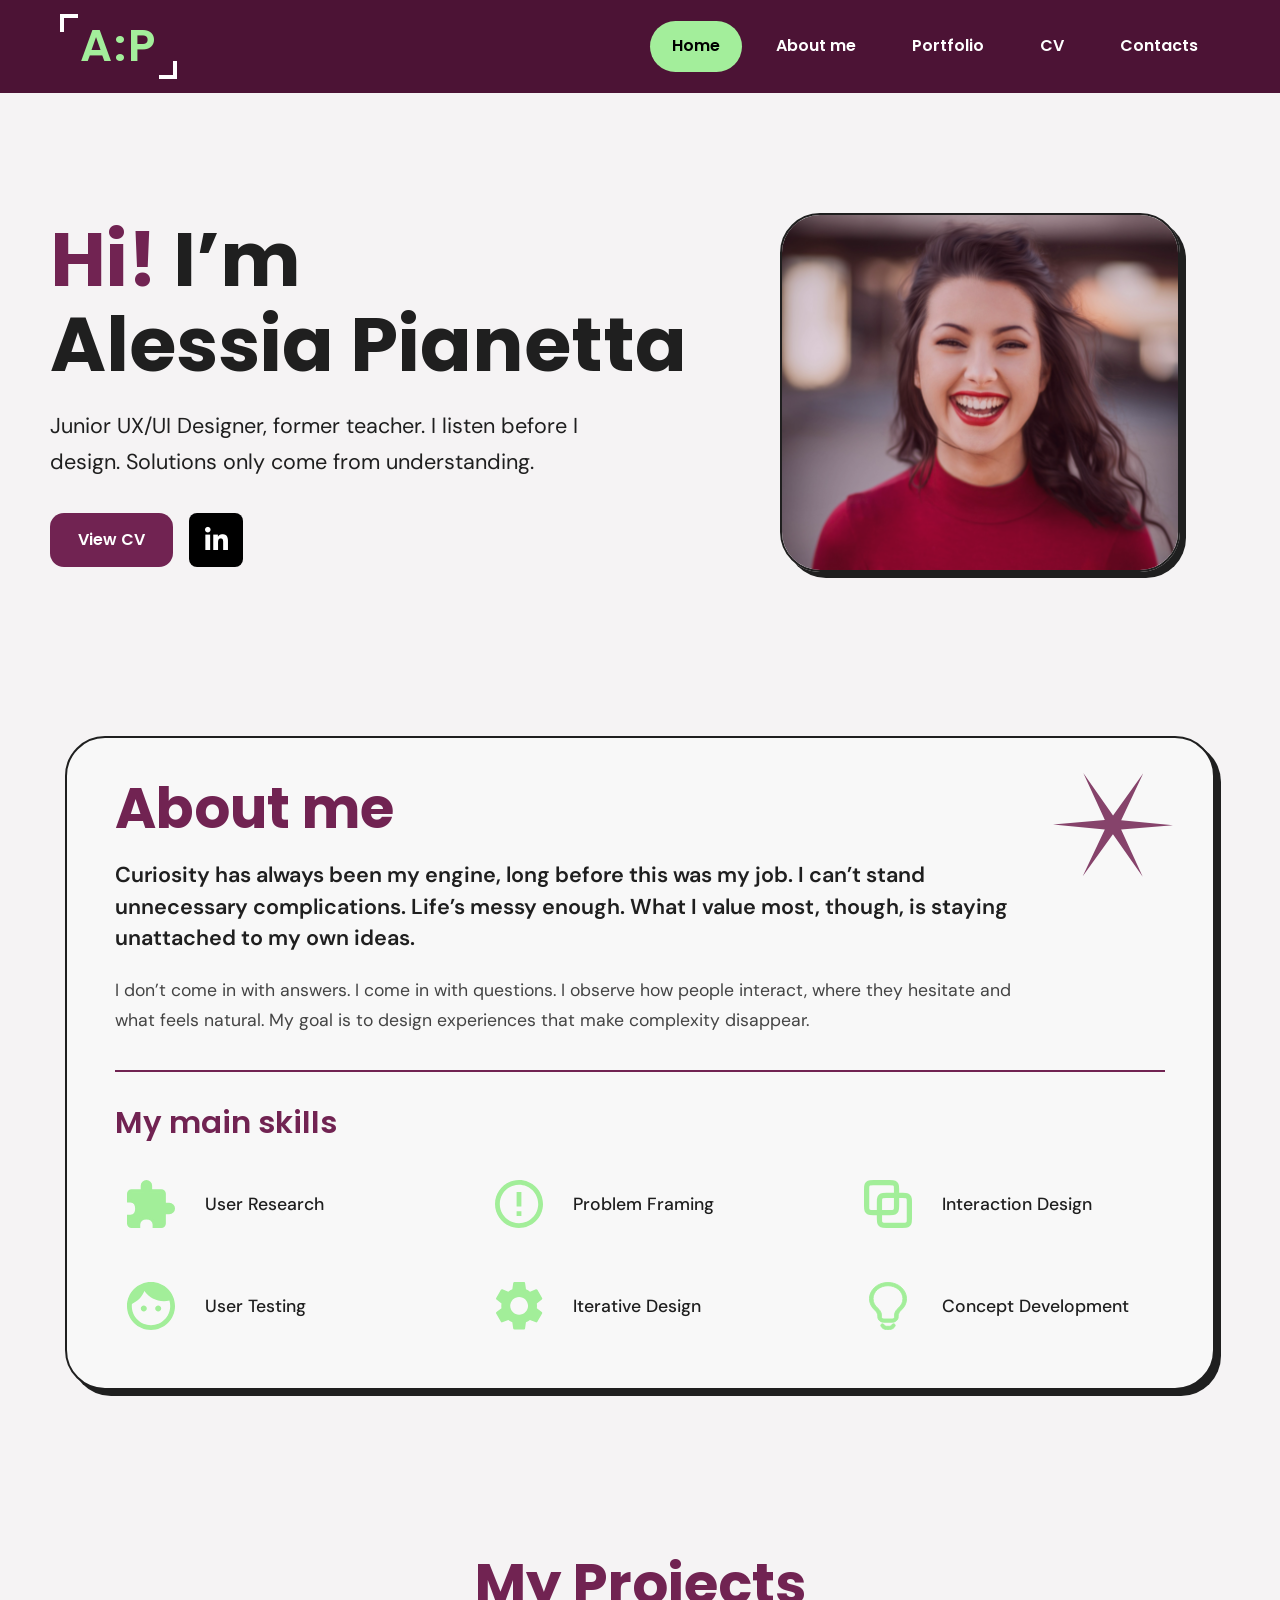
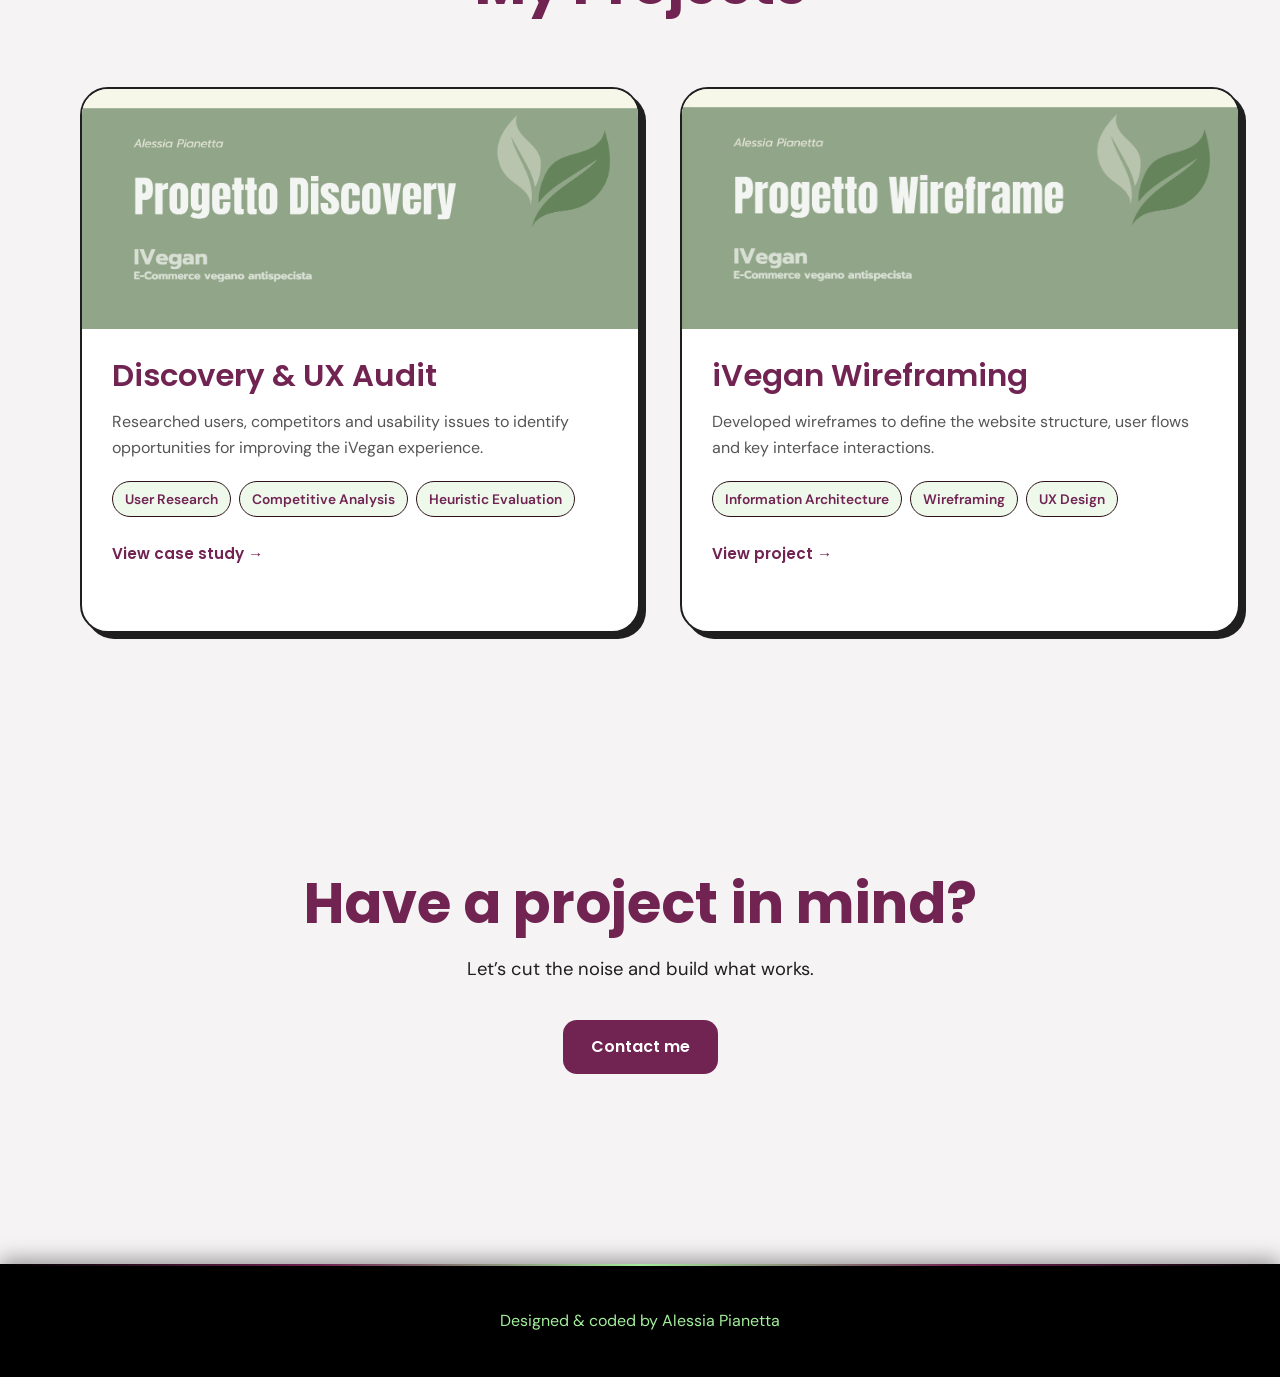
<file: index.html>
<!DOCTYPE html>
<html lang="en">
<head>
  <meta charset="UTF-8">
  <meta name="viewport" content="width=device-width, initial-scale=1.0">
  <title>Alessia Pianetta</title>

  <link rel="preconnect" href="https://fonts.googleapis.com">
  <link rel="preconnect" href="https://fonts.gstatic.com" crossorigin>
  <link href="https://fonts.googleapis.com/css2?family=DM+Sans:wght@300;400;500;600;700&family=Poppins:wght@500;600;700&display=swap" rel="stylesheet">
  <link rel="stylesheet" href="https://cdnjs.cloudflare.com/ajax/libs/font-awesome/6.5.1/css/all.min.css">
  <link rel="icon" href="assets/images/favicon.png">
  <link href="https://cdn.jsdelivr.net/npm/bootstrap@5.3.3/dist/css/bootstrap.min.css" rel="stylesheet">
  <link rel="stylesheet" href="assets/css/style.css?v=4">
</head>

<body>
  <nav class="navbar navbar-expand-md" data-bs-theme="dark" aria-label="Main navigation">
  <a href="index.html" class="logo" aria-label="Alessia Pianetta home">
    <span class="corner top-left"></span>
    <span class="corner bottom-right"></span>
    <span class="logo-text">A:P</span>
  </a>

  <button class="navbar-toggler" type="button" data-bs-toggle="collapse"
    data-bs-target="#primary-navigation" aria-controls="primary-navigation"
    aria-expanded="false" aria-label="Open navigation menu">
    <span class="navbar-toggler-icon"></span>
  </button>

  <div class="collapse navbar-collapse justify-content-end" id="primary-navigation">
    <div class="nav-links">
      <a class="nav-link active" href="#home">Home</a>
      <a class="nav-link" href="#about">About me</a>
      <a class="nav-link" href="#projects">Portfolio</a>
      <a class="nav-link" href="Cv.html">CV</a>
      <a class="nav-link" href="contacts.html">Contacts</a>
    </div>
  </div>
 </nav>


  <main>
    <section class="hero" id="home">
      <div class="hero-text">
        <h1 class="hero-title">
         <span class="hero-greeting">Hi!</span>
         I&rsquo;m <span class="hero-name">Alessia Pianetta</span>
        </h1>

        <p>
          Junior UX/UI Designer, former teacher. I listen before I design. Solutions only come from understanding.
        </p>

        <div class="hero-actions">
          <a href="Cv.html" class="button button-primary">View CV</a>
          <a href="https://www.linkedin.com/in/alessia-pianetta/" target="_blank" rel="noopener noreferrer" class="linkedin-link" aria-label="LinkedIn profile">
            <i class="fa-brands fa-linkedin-in"></i>
          </a>
        </div>
      </div>

      <div class="hero-image">
        <img src="assets/images/fotohero.svg" alt="Alessia profile picture">
      </div>
    </section>
    

    <section class="about" id="about">
      <div class="about-box">
        <img src="assets/images/Redstar.svg" alt="" class="about-star" aria-hidden="true">

        <h2>About me</h2>

        <p class="about-highlight">
          Curiosity has always been my engine, long before this was my job. I can&rsquo;t stand unnecessary complications. Life&rsquo;s messy enough. What I value most, though, is staying unattached to my own ideas.
        </p>

        <p class="about-description">
          I don&rsquo;t come in with answers. I come in with questions. I observe how people interact, where they hesitate and what feels natural. My goal is to design experiences that make complexity disappear.
        </p>

        <div class="about-divider"></div>

        <h3>My main skills</h3>

        <div class="skills-grid">
          <div class="skill-item">
            <div class="skill-icon">
              <img src="assets/images/iconuserreasearch.svg" alt="">
            </div>
            <p>User Research</p>
          </div>

          <div class="skill-item">
            <div class="skill-icon">
              <img src="assets/images/iconproblemframing.svg" alt="">
            </div>
            <p>Problem Framing</p>
          </div>

          <div class="skill-item">
            <div class="skill-icon">
              <img src="assets/images/iconinteractiondesign.svg" alt="">
            </div>
            <p>Interaction Design</p>
          </div>

          <div class="skill-item">
            <div class="skill-icon">
              <img src="assets/images/iconusertesting.svg" alt="">
            </div>
            <p>User Testing</p>
          </div>

          <div class="skill-item">
            <div class="skill-icon">
              <img src="assets/images/iconiterativedesign.svg" alt="">
            </div>
            <p>Iterative Design</p>
          </div>

          <div class="skill-item">
            <div class="skill-icon">
              <img src="assets/images/iconconceptdevelopment.svg" alt="">
            </div>
            <p>Concept Development</p>
          </div>
        </div>
      </div>
    </section>

    <section class="projects" id="projects">
      <h2 class="projects-title">My Projects</h2>

      <div class="projects-track">
        <a href="assets/project-pages/ivegan-discovery.html" class="project-card">
          <img src="assets/images/ivegan-discovery-cover.jpg" alt="Discovery and UX Audit cover">
          <div class="project-info">
            <h3>Discovery &amp; UX Audit</h3>
            <p>
              Researched users, competitors and usability issues to identify opportunities for improving the iVegan experience.
            </p>
            <div class="project-tags">
              <span>User Research</span>
              <span>Competitive Analysis</span>
              <span>Heuristic Evaluation</span>
            </div>
            <span class="project-link">View case study &rarr;</span>
          </div>
        </a>

        <a href="assets/project-pages/ivegan-wireframing.html" class="project-card">
          <img src="assets/images/ivegan-redesign-cover.jpg" alt="iVegan Wireframing cover">
          <div class="project-info">
            <h3>iVegan Wireframing</h3>
            <p>
              Developed wireframes to define the website structure, user flows and key interface interactions.
            </p>
            <div class="project-tags">
              <span>Information Architecture</span>
              <span>Wireframing</span>
              <span>UX Design</span>
            </div>
            <span class="project-link">View project &rarr;</span>
          </div>
        </a>

        <a href="assets/project-pages/scientific-magazine.html" class="project-card">
          <img src="assets/images/science-brand-cover.jpg" alt="Scientific Magazine Brand Identity cover">
          <div class="project-info">
            <h3>Scientific Magazine Brand Identity</h3>
            <p>
              Designed the complete visual identity of a scientific magazine, including logo, colour palette and brand system.
            </p>
            <div class="project-tags">
              <span>Brand Identity</span>
              <span>Logo Design</span>
              <span>Visual Design</span>
            </div>
            <span class="project-link">View project &rarr;</span>
          </div>
        </a>

        <a href="assets/project-pages/ivegan-ui.html" class="project-card">
          <img src="assets/images/ivegan-ui-redesign-cover.jpg" alt="iVegan UI Redesign cover">
          <div class="project-info">
            <h3>iVegan UI Redesign</h3>
            <p>
              Redesigned the visual interface to improve usability, hierarchy and the overall user experience.
            </p>
            <div class="project-tags">
              <span>UI Design</span>
              <span>Visual Hierarchy</span>
              <span>Interface Redesign</span>
            </div>
            <span class="project-link">View project &rarr;</span>
          </div>
        </a>
      </div>
    </section>

    <section class="cta">
      <h2>Have a project in mind?</h2>
      <p>Let&rsquo;s cut the noise and build what works.

 </p>
      <a href="contacts.html" class="button button-primary">Contact me</a>
    </section>
  </main>

  <footer>
    <p>Designed &amp; coded by Alessia Pianetta</p>
  </footer>

<!-- 
  <script>
  const sections = document.querySelectorAll("section[id]");
  const navLinks = document.querySelectorAll(".nav-link");

  window.addEventListener("scroll", () => {
    let currentSection = "";

    sections.forEach((section) => {
      const sectionTop = section.offsetTop - 150;

      if (window.scrollY >= sectionTop) {
        currentSection = section.getAttribute("id");
      }
    });

    navLinks.forEach((link) => {
      link.classList.toggle("active", link.getAttribute("href") === "#" + currentSection);
    });
  });
 </script>
-->
  
  <script src="https://cdn.jsdelivr.net/npm/bootstrap@5.3.3/dist/js/bootstrap.bundle.min.js"></script>

 </body>
</html>
</file>
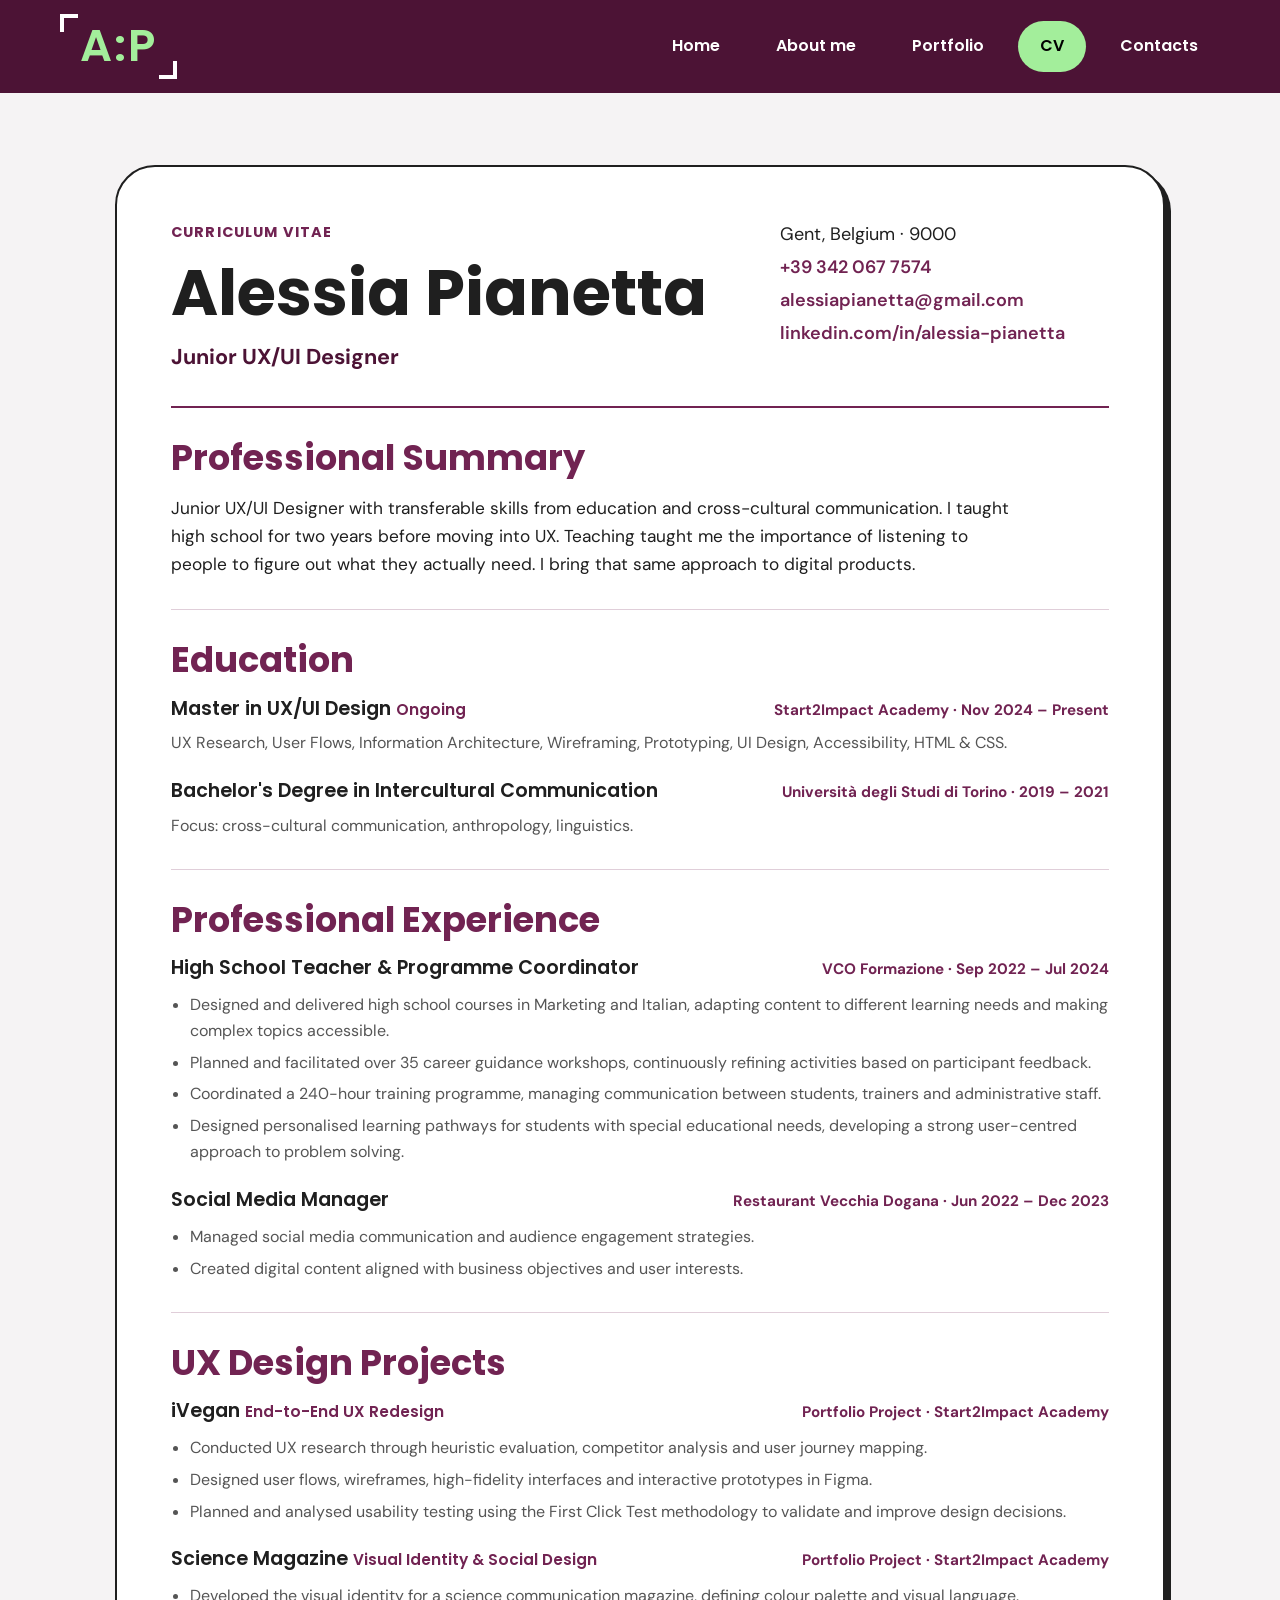
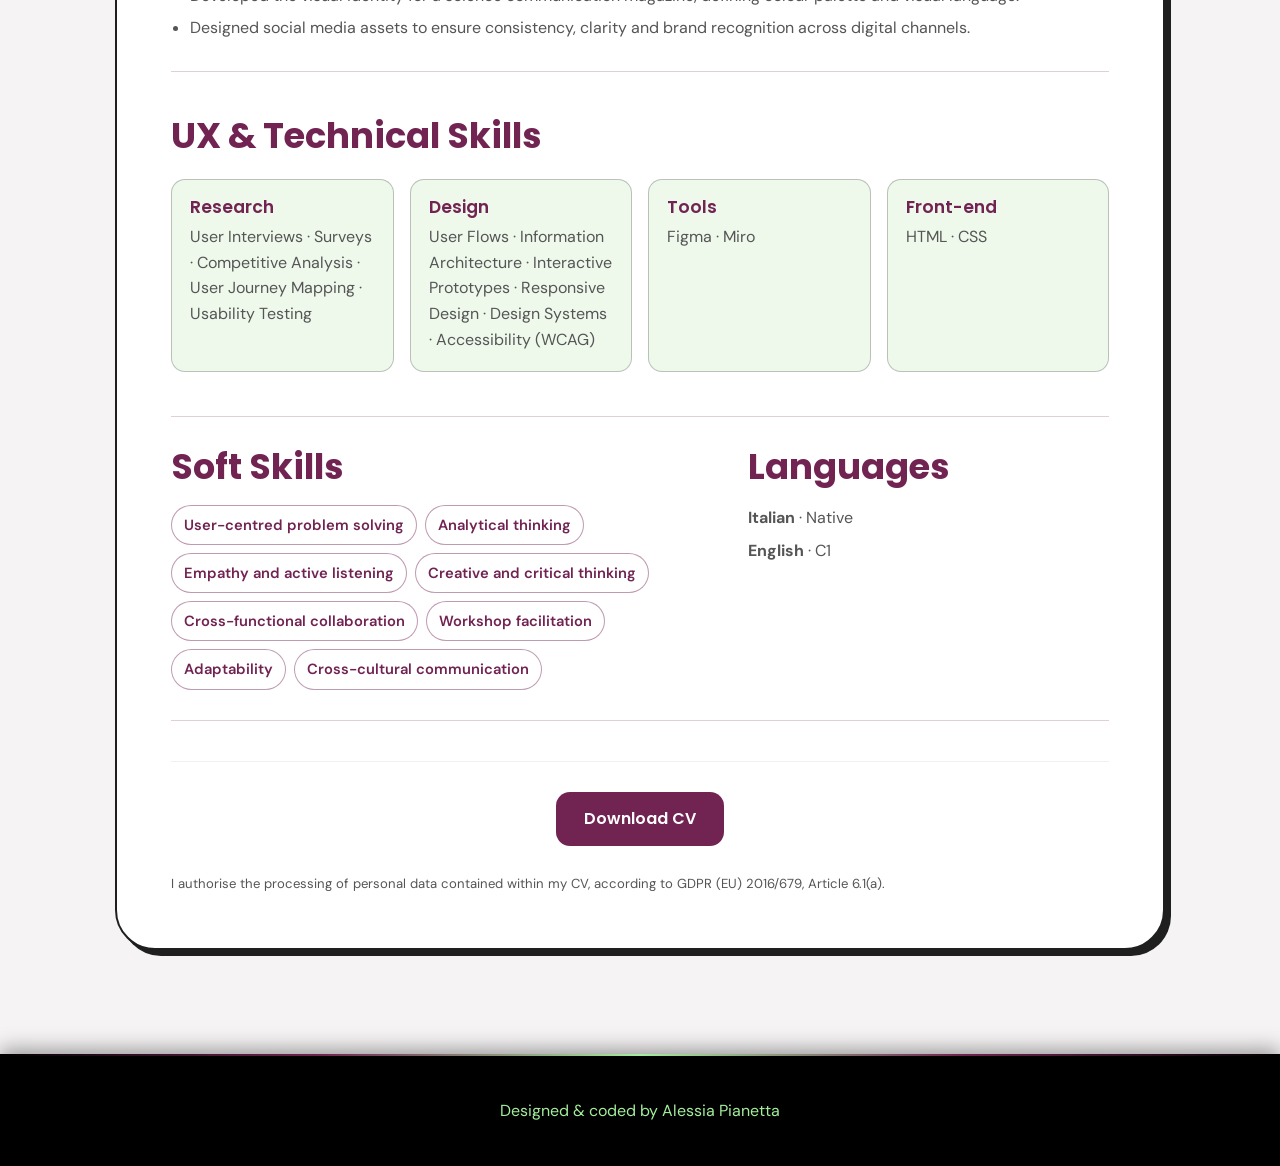
<file: Cv.html>
<!DOCTYPE html>
<html lang="en">
<head>
  <meta charset="UTF-8">
  <meta name="viewport" content="width=device-width, initial-scale=1.0">
  <title>CV | Alessia Pianetta</title>

  <link rel="preconnect" href="https://fonts.googleapis.com">
  <link rel="preconnect" href="https://fonts.gstatic.com" crossorigin>
  <link href="https://fonts.googleapis.com/css2?family=DM+Sans:wght@300;400;500;600;700&family=Poppins:wght@500;600;700&display=swap" rel="stylesheet">

  <link rel="icon" href="assets/images/favicon.png">
  <link href="https://cdn.jsdelivr.net/npm/bootstrap@5.3.3/dist/css/bootstrap.min.css" rel="stylesheet">
  <link rel="stylesheet" href="assets/css/style.css?v=4">
</head>

<body>
  <nav class="navbar navbar-expand-md" data-bs-theme="dark" aria-label="Main navigation">
    <a href="index.html" class="logo" aria-label="Alessia Pianetta home">
      <span class="corner top-left"></span>
      <span class="corner bottom-right"></span>
      <span class="logo-text">A:P</span>
    </a>

    <button
      class="navbar-toggler"
      type="button"
      data-bs-toggle="collapse"
      data-bs-target="#primary-navigation"
      aria-controls="primary-navigation"
      aria-expanded="false"
      aria-label="Open navigation menu"
    >
      <span class="navbar-toggler-icon"></span>
    </button>

    <div class="collapse navbar-collapse justify-content-end" id="primary-navigation">
      <div class="nav-links">
        <a class="nav-link" href="index.html#home">Home</a>
        <a class="nav-link" href="index.html#about">About me</a>
        <a class="nav-link" href="index.html#projects">Portfolio</a>
        <a class="nav-link active" href="Cv.html">CV</a>
        <a class="nav-link" href="contacts.html">Contacts</a>
      </div>
    </div>
  </nav>

  <main class="cv-page">
    <article class="cv">
      <header class="cv-header">
        <div>
          <p class="cv-kicker">Curriculum Vitae</p>
          <h1>Alessia Pianetta</h1>
          <p class="cv-role">Junior UX/UI Designer</p>
        </div>

        <address class="cv-contact">
          <span>Gent, Belgium · 9000</span>
          <a href="tel:+393420677574">+39 342 067 7574</a>
          <a href="mailto:alessiapianetta@gmail.com">alessiapianetta@gmail.com</a>
          <a href="https://www.linkedin.com/in/alessia-pianetta/" target="_blank" rel="noopener noreferrer">
            linkedin.com/in/alessia-pianetta
          </a>
        </address>
      </header>

      <section class="cv-section">
        <h2>Professional Summary</h2>
        <p class="cv-summary">
          Junior UX/UI Designer with transferable skills from education and cross-cultural communication.
          I taught high school for two years before moving into UX. Teaching taught me the importance
          of listening to people to figure out what they actually need. I bring that same approach to digital products.
        </p>
      </section>

      <section class="cv-section">
        <h2>Education</h2>

        <div class="cv-entry">
          <div class="cv-entry-header">
            <h3>Master in UX/UI Design <span>Ongoing</span></h3>
            <p>Start2Impact Academy · Nov 2024 – Present</p>
          </div>
          <p>UX Research, User Flows, Information Architecture, Wireframing, Prototyping, UI Design, Accessibility, HTML &amp; CSS.</p>
        </div>

        <div class="cv-entry">
          <div class="cv-entry-header">
            <h3>Bachelor's Degree in Intercultural Communication</h3>
            <p>Università degli Studi di Torino · 2019 – 2021</p>
          </div>
          <p>Focus: cross-cultural communication, anthropology, linguistics.</p>
        </div>
      </section>

      <section class="cv-section">
        <h2>Professional Experience</h2>

        <div class="cv-entry">
          <div class="cv-entry-header">
            <h3>High School Teacher &amp; Programme Coordinator</h3>
            <p>VCO Formazione · Sep 2022 – Jul 2024</p>
          </div>

          <ul>
            <li>Designed and delivered high school courses in Marketing and Italian, adapting content to different learning needs and making complex topics accessible.</li>
            <li>Planned and facilitated over 35 career guidance workshops, continuously refining activities based on participant feedback.</li>
            <li>Coordinated a 240-hour training programme, managing communication between students, trainers and administrative staff.</li>
            <li>Designed personalised learning pathways for students with special educational needs, developing a strong user-centred approach to problem solving.</li>
          </ul>
        </div>

        <div class="cv-entry">
          <div class="cv-entry-header">
            <h3>Social Media Manager</h3>
            <p>Restaurant Vecchia Dogana · Jun 2022 – Dec 2023</p>
          </div>

          <ul>
            <li>Managed social media communication and audience engagement strategies.</li>
            <li>Created digital content aligned with business objectives and user interests.</li>
          </ul>
        </div>
      </section>

      <section class="cv-section">
        <h2>UX Design Projects</h2>

        <div class="cv-entry">
          <div class="cv-entry-header">
            <h3>iVegan <span>End-to-End UX Redesign</span></h3>
            <p>Portfolio Project · Start2Impact Academy</p>
          </div>

          <ul>
            <li>Conducted UX research through heuristic evaluation, competitor analysis and user journey mapping.</li>
            <li>Designed user flows, wireframes, high-fidelity interfaces and interactive prototypes in Figma.</li>
            <li>Planned and analysed usability testing using the First Click Test methodology to validate and improve design decisions.</li>
          </ul>
        </div>

        <div class="cv-entry">
          <div class="cv-entry-header">
            <h3>Science Magazine <span>Visual Identity &amp; Social Design</span></h3>
            <p>Portfolio Project · Start2Impact Academy</p>
          </div>

          <ul>
            <li>Developed the visual identity for a science communication magazine, defining colour palette and visual language.</li>
            <li>Designed social media assets to ensure consistency, clarity and brand recognition across digital channels.</li>
          </ul>
        </div>
      </section>

      <section class="cv-section cv-skills-section">
        <h2>UX &amp; Technical Skills</h2>

        <div class="row g-3">
          <div class="col-12 col-md-6 col-lg-3">
            <div class="cv-skill-group h-100">
              <h3>Research</h3>
              <p>User Interviews · Surveys · Competitive Analysis · User Journey Mapping · Usability Testing</p>
            </div>
          </div>

          <div class="col-12 col-md-6 col-lg-3">
            <div class="cv-skill-group h-100">
              <h3>Design</h3>
              <p>User Flows · Information Architecture · Interactive Prototypes · Responsive Design · Design Systems · Accessibility (WCAG)</p>
            </div>
          </div>

          <div class="col-12 col-md-6 col-lg-3">
            <div class="cv-skill-group h-100">
              <h3>Tools</h3>
              <p>Figma · Miro</p>
            </div>
          </div>

          <div class="col-12 col-md-6 col-lg-3">
            <div class="cv-skill-group h-100">
              <h3>Front-end</h3>
              <p>HTML · CSS</p>
            </div>
          </div>
        </div>
      </section>

      <section class="cv-section cv-two-columns">
        <div>
          <h2>Soft Skills</h2>

          <div class="cv-tags">
            <span>User-centred problem solving</span>
            <span>Analytical thinking</span>
            <span>Empathy and active listening</span>
            <span>Creative and critical thinking</span>
            <span>Cross-functional collaboration</span>
            <span>Workshop facilitation</span>
            <span>Adaptability</span>
            <span>Cross-cultural communication</span>
          </div>
        </div>

        <div>
          <h2>Languages</h2>

          <div class="cv-language-list">
            <p><strong>Italian</strong> · Native</p>
            <p><strong>English</strong> · C1</p>
          </div>
        </div>
      </section>
      <div class="cv-download-wrapper">
       <a href="assets/documents/cv-alessia-pianetta.pdf" download class="button button-primary">
       Download CV
       </a>
      </div>

      <p class="cv-gdpr">
        I authorise the processing of personal data contained within my CV,
        according to GDPR (EU) 2016/679, Article 6.1(a).
      </p>
    </article>
  </main>

  <footer>
    <p>Designed &amp; coded by Alessia Pianetta</p>
  </footer>

  <script src="https://cdn.jsdelivr.net/npm/bootstrap@5.3.3/dist/js/bootstrap.bundle.min.js"></script>
</body>
</html>
</file>
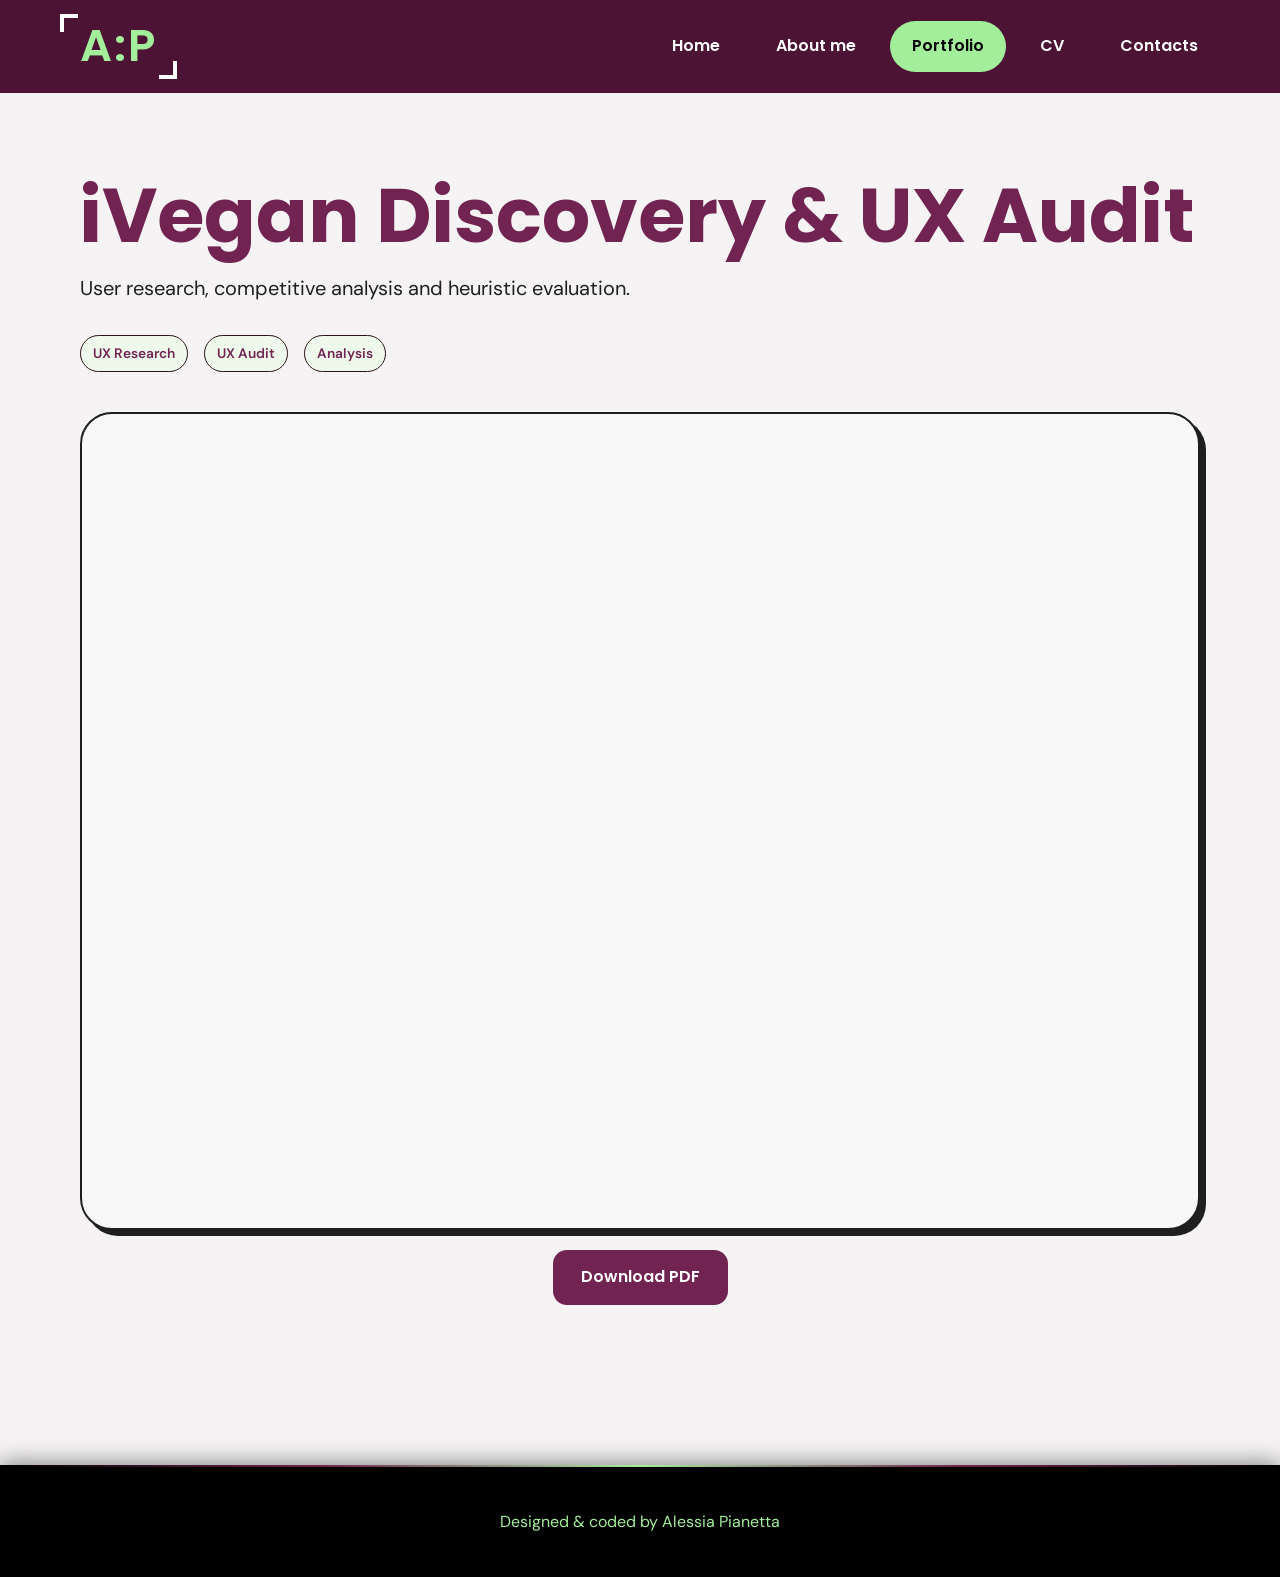
<file: assets/project-pages/ivegan-discovery.html>
<!DOCTYPE html>
<html lang="en">
<head>
  <meta charset="UTF-8">
  <meta name="viewport" content="width=device-width, initial-scale=1.0">
  <title>iVegan Discovery & UX Audit | Alessia Pianetta</title>

  <link rel="preconnect" href="https://fonts.googleapis.com">
  <link rel="preconnect" href="https://fonts.gstatic.com" crossorigin>
  <link href="https://fonts.googleapis.com/css2?family=DM+Sans:wght@300;400;500;600;700&family=Poppins:wght@500;600;700&display=swap" rel="stylesheet">
  <link rel="icon" href="../images/favicon.png">
  <link href="https://cdn.jsdelivr.net/npm/bootstrap@5.3.3/dist/css/bootstrap.min.css" rel="stylesheet">
  <link rel="stylesheet" href="../css/style.css?v=4">
</head>

<body>
  <nav class="navbar navbar-expand-md" data-bs-theme="dark" aria-label="Main navigation">
    <a href="../../index.html" class="logo" aria-label="Alessia Pianetta home">
      <span class="corner top-left"></span>
      <span class="corner bottom-right"></span>
      <span class="logo-text">A:P</span>
    </a>

    <button class="navbar-toggler" type="button"
      data-bs-toggle="collapse"
      data-bs-target="#primary-navigation"
      aria-controls="primary-navigation"
      aria-expanded="false"
      aria-label="Open navigation menu">
      <span class="navbar-toggler-icon"></span>
    </button>

    <div class="collapse navbar-collapse justify-content-end" id="primary-navigation">
      <div class="nav-links">
        <a class="nav-link" href="../../index.html#home">Home</a>
        <a class="nav-link" href="../../index.html#about">About me</a>
        <a class="nav-link active" href="../../index.html#projects">Portfolio</a>
        <a class="nav-link" href="../../Cv.html">CV</a>
        <a class="nav-link" href="../../contacts.html">Contacts</a>
      </div>
    </div>
  </nav>

  <main class="project-page">
    <header class="project-header">
      <h1>iVegan Discovery &amp; UX Audit</h1>
      <p class="project-subtitle">
        User research, competitive analysis and heuristic evaluation.
      </p>

      <div class="project-details">
        <span class="project-tag">UX Research</span>
        <span class="project-tag">UX Audit</span>
        <span class="project-tag">Analysis</span>
      </div>
    </header>

    <section class="pdf-container">
      <iframe
        src="../../assets/projects/ivegan-discovery.pdf"
        title="iVegan Discovery and UX Audit PDF">
      </iframe>
    </section>

    <section style="margin-top: 20px; text-align: center;">
      <a class="button button-primary"
        href="../../assets/projects/ivegan-discovery.pdf"
        download>
        Download PDF
      </a>
    </section>
  </main>

  <footer>
    <p>Designed &amp; coded by Alessia Pianetta</p>
  </footer>

  <script src="https://cdn.jsdelivr.net/npm/bootstrap@5.3.3/dist/js/bootstrap.bundle.min.js"></script>
</body>
</html>
</file>
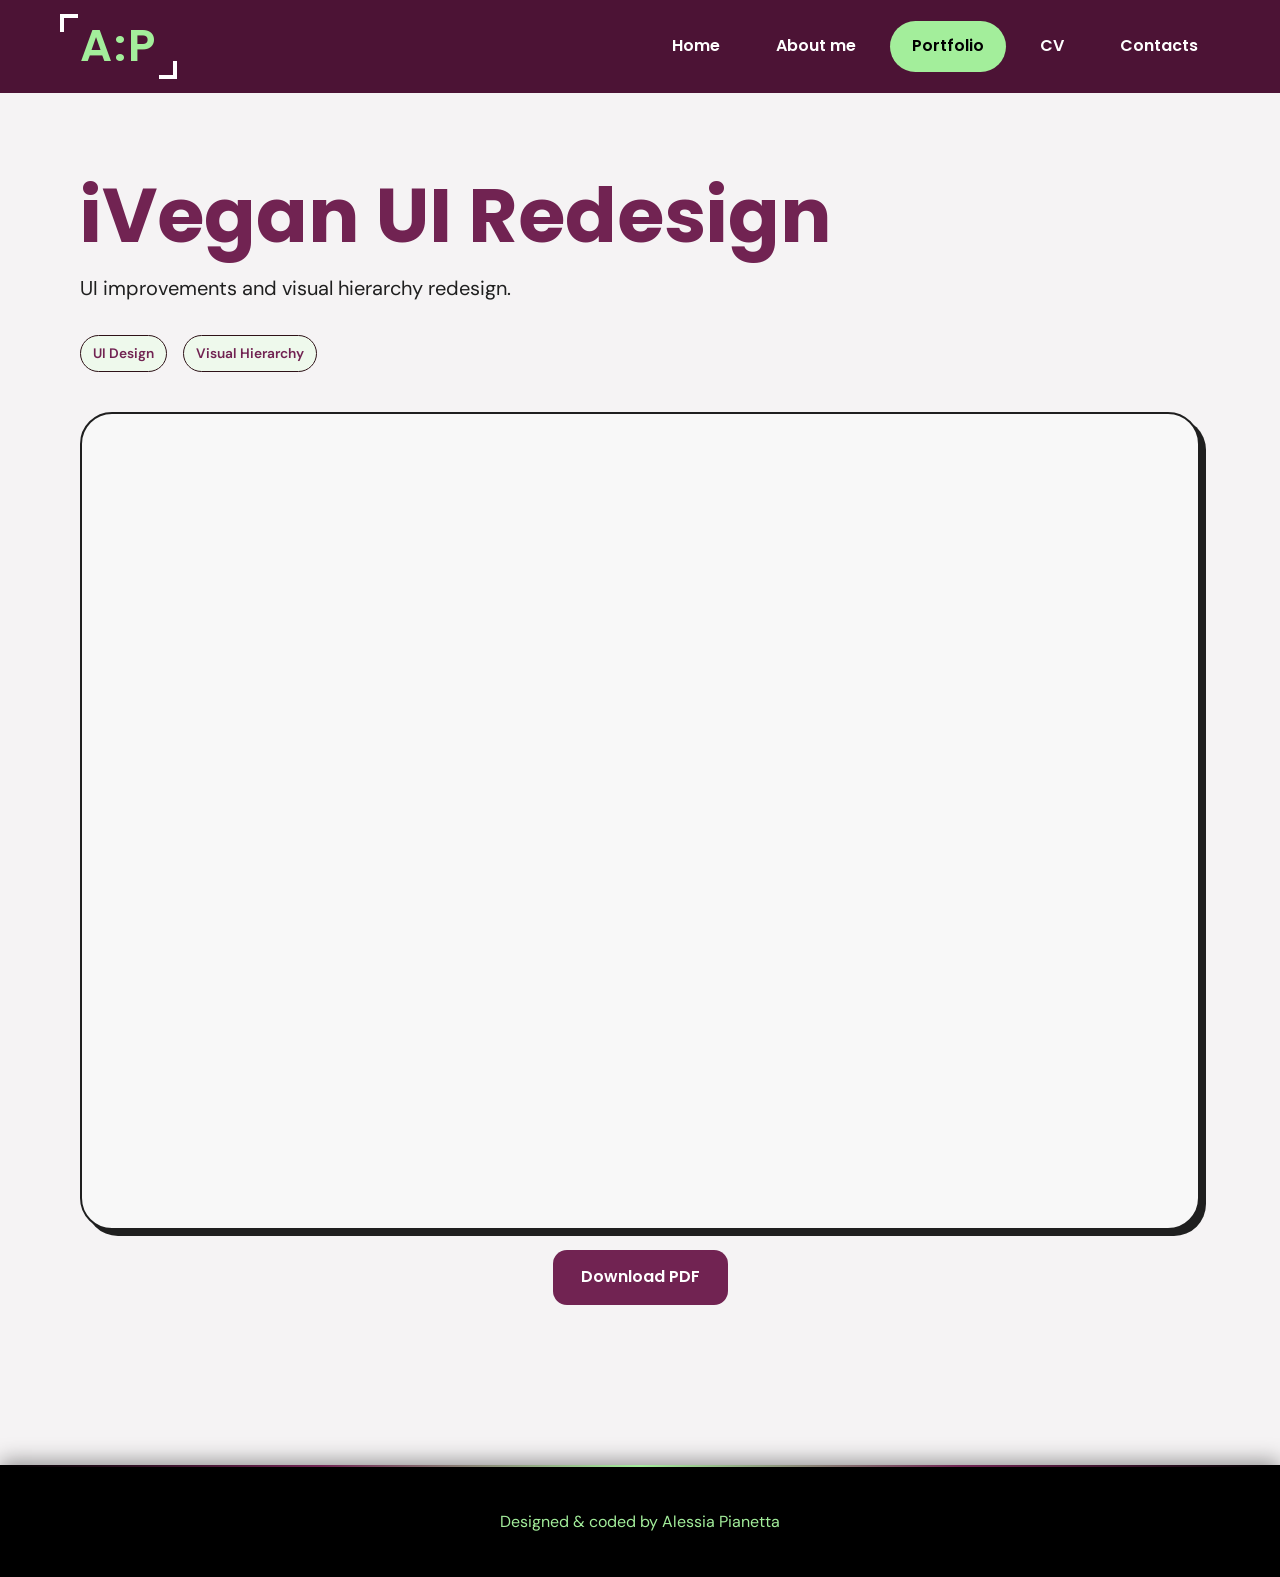
<file: assets/project-pages/ivegan-ui.html>
<!DOCTYPE html>
<html lang="en">
<head>
  <meta charset="UTF-8">
  <meta name="viewport" content="width=device-width, initial-scale=1.0">
  <title>iVegan UI Redesign | Alessia Pianetta</title>

  <link rel="preconnect" href="https://fonts.googleapis.com">
  <link rel="preconnect" href="https://fonts.gstatic.com" crossorigin>
  <link href="https://fonts.googleapis.com/css2?family=DM+Sans:wght@300;400;500;600;700&family=Poppins:wght@500;600;700&display=swap" rel="stylesheet">
  <link rel="icon" href="../images/favicon.png">
  <link href="https://cdn.jsdelivr.net/npm/bootstrap@5.3.3/dist/css/bootstrap.min.css" rel="stylesheet">
  <link rel="stylesheet" href="../css/style.css?v=4">
</head>

<body>
  <nav class="navbar navbar-expand-md" data-bs-theme="dark" aria-label="Main navigation">
    <a href="../../index.html" class="logo" aria-label="Alessia Pianetta home">
      <span class="corner top-left"></span>
      <span class="corner bottom-right"></span>
      <span class="logo-text">A:P</span>
    </a>

    <button class="navbar-toggler" type="button"
      data-bs-toggle="collapse"
      data-bs-target="#primary-navigation"
      aria-controls="primary-navigation"
      aria-expanded="false"
      aria-label="Open navigation menu">
      <span class="navbar-toggler-icon"></span>
    </button>

    <div class="collapse navbar-collapse justify-content-end" id="primary-navigation">
      <div class="nav-links">
        <a class="nav-link" href="../../index.html#home">Home</a>
        <a class="nav-link" href="../../index.html#about">About me</a>
        <a class="nav-link active" href="../../index.html#projects">Portfolio</a>
        <a class="nav-link" href="../../Cv.html">CV</a>
        <a class="nav-link" href="../../contacts.html">Contacts</a>
      </div>
    </div>
  </nav>

  <main class="project-page">
    <header class="project-header">
      <h1>iVegan UI Redesign</h1>
      <p class="project-subtitle">
        UI improvements and visual hierarchy redesign.
      </p>

      <div class="project-details">
        <span class="project-tag">UI Design</span>
        <span class="project-tag">Visual Hierarchy</span>
      </div>
    </header>

    <section class="pdf-container">
      <iframe
        src="../../assets/projects/Ivegan-UI-redesign.pdf"
        title="iVegan UI Redesign PDF">
      </iframe>
    </section>

    <section style="margin-top: 20px; text-align: center;">
      <a class="button button-primary"
        href="../../assets/projects/Ivegan-UI-redesign.pdf"
        download>
        Download PDF
      </a>
    </section>
  </main>

  <footer>
    <p>Designed &amp; coded by Alessia Pianetta</p>
  </footer>

  <script src="https://cdn.jsdelivr.net/npm/bootstrap@5.3.3/dist/js/bootstrap.bundle.min.js"></script>
</body>
</html>
</file>
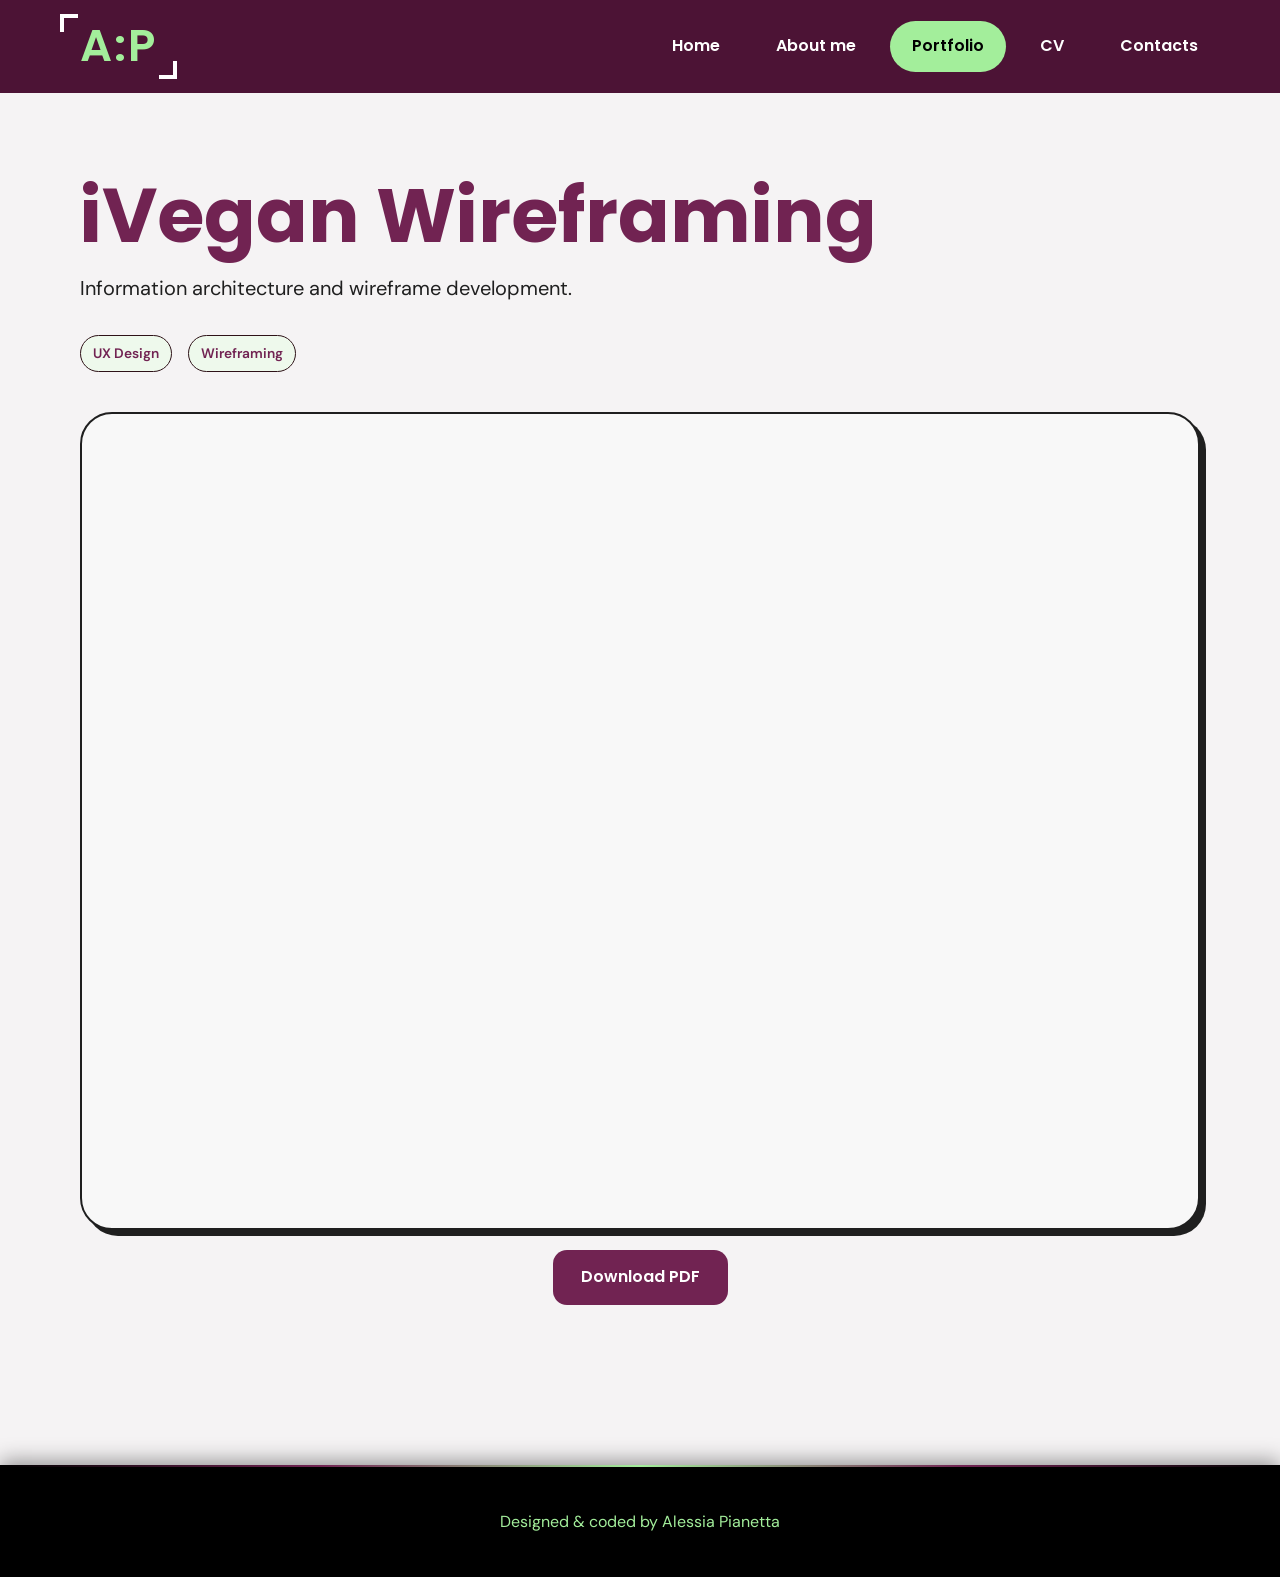
<file: assets/project-pages/ivegan-wireframing.html>
<!DOCTYPE html>
<html lang="en">
<head>
  <meta charset="UTF-8">
  <meta name="viewport" content="width=device-width, initial-scale=1.0">
  <title>iVegan Wireframing | Alessia Pianetta</title>

  <link rel="preconnect" href="https://fonts.googleapis.com">
  <link rel="preconnect" href="https://fonts.gstatic.com" crossorigin>
  <link href="https://fonts.googleapis.com/css2?family=DM+Sans:wght@300;400;500;600;700&family=Poppins:wght@500;600;700&display=swap" rel="stylesheet">
  <link rel="icon" href="../images/favicon.png">
  <link href="https://cdn.jsdelivr.net/npm/bootstrap@5.3.3/dist/css/bootstrap.min.css" rel="stylesheet">
  <link rel="stylesheet" href="../css/style.css?v=4">
</head>

<body>
  <nav class="navbar navbar-expand-md" data-bs-theme="dark" aria-label="Main navigation">
    <a href="../../index.html" class="logo" aria-label="Alessia Pianetta home">
      <span class="corner top-left"></span>
      <span class="corner bottom-right"></span>
      <span class="logo-text">A:P</span>
    </a>

    <button class="navbar-toggler" type="button"
      data-bs-toggle="collapse"
      data-bs-target="#primary-navigation"
      aria-controls="primary-navigation"
      aria-expanded="false"
      aria-label="Open navigation menu">
      <span class="navbar-toggler-icon"></span>
    </button>

    <div class="collapse navbar-collapse justify-content-end" id="primary-navigation">
      <div class="nav-links">
        <a class="nav-link" href="../../index.html#home">Home</a>
        <a class="nav-link" href="../../index.html#about">About me</a>
        <a class="nav-link active" href="../../index.html#projects">Portfolio</a>
        <a class="nav-link" href="../../Cv.html">CV</a>
        <a class="nav-link" href="../../contacts.html">Contacts</a>
      </div>
    </div>
  </nav>

  <main class="project-page">
    <header class="project-header">
      <h1>iVegan Wireframing</h1>
      <p class="project-subtitle">
        Information architecture and wireframe development.
      </p>

      <div class="project-details">
        <span class="project-tag">UX Design</span>
        <span class="project-tag">Wireframing</span>
      </div>
    </header>

    <section class="pdf-container">
      <iframe
        src="../../assets/projects/Ivegan-wireframing.pdf"
        title="iVegan Wireframing PDF">
      </iframe>
    </section>

    <section style="margin-top: 20px; text-align: center;">
      <a class="button button-primary"
        href="../../assets/projects/Ivegan-wireframing.pdf"
        download>
        Download PDF
      </a>
    </section>
  </main>

  <footer>
    <p>Designed &amp; coded by Alessia Pianetta</p>
  </footer>

  <script src="https://cdn.jsdelivr.net/npm/bootstrap@5.3.3/dist/js/bootstrap.bundle.min.js"></script>
</body>
</html>
</file>
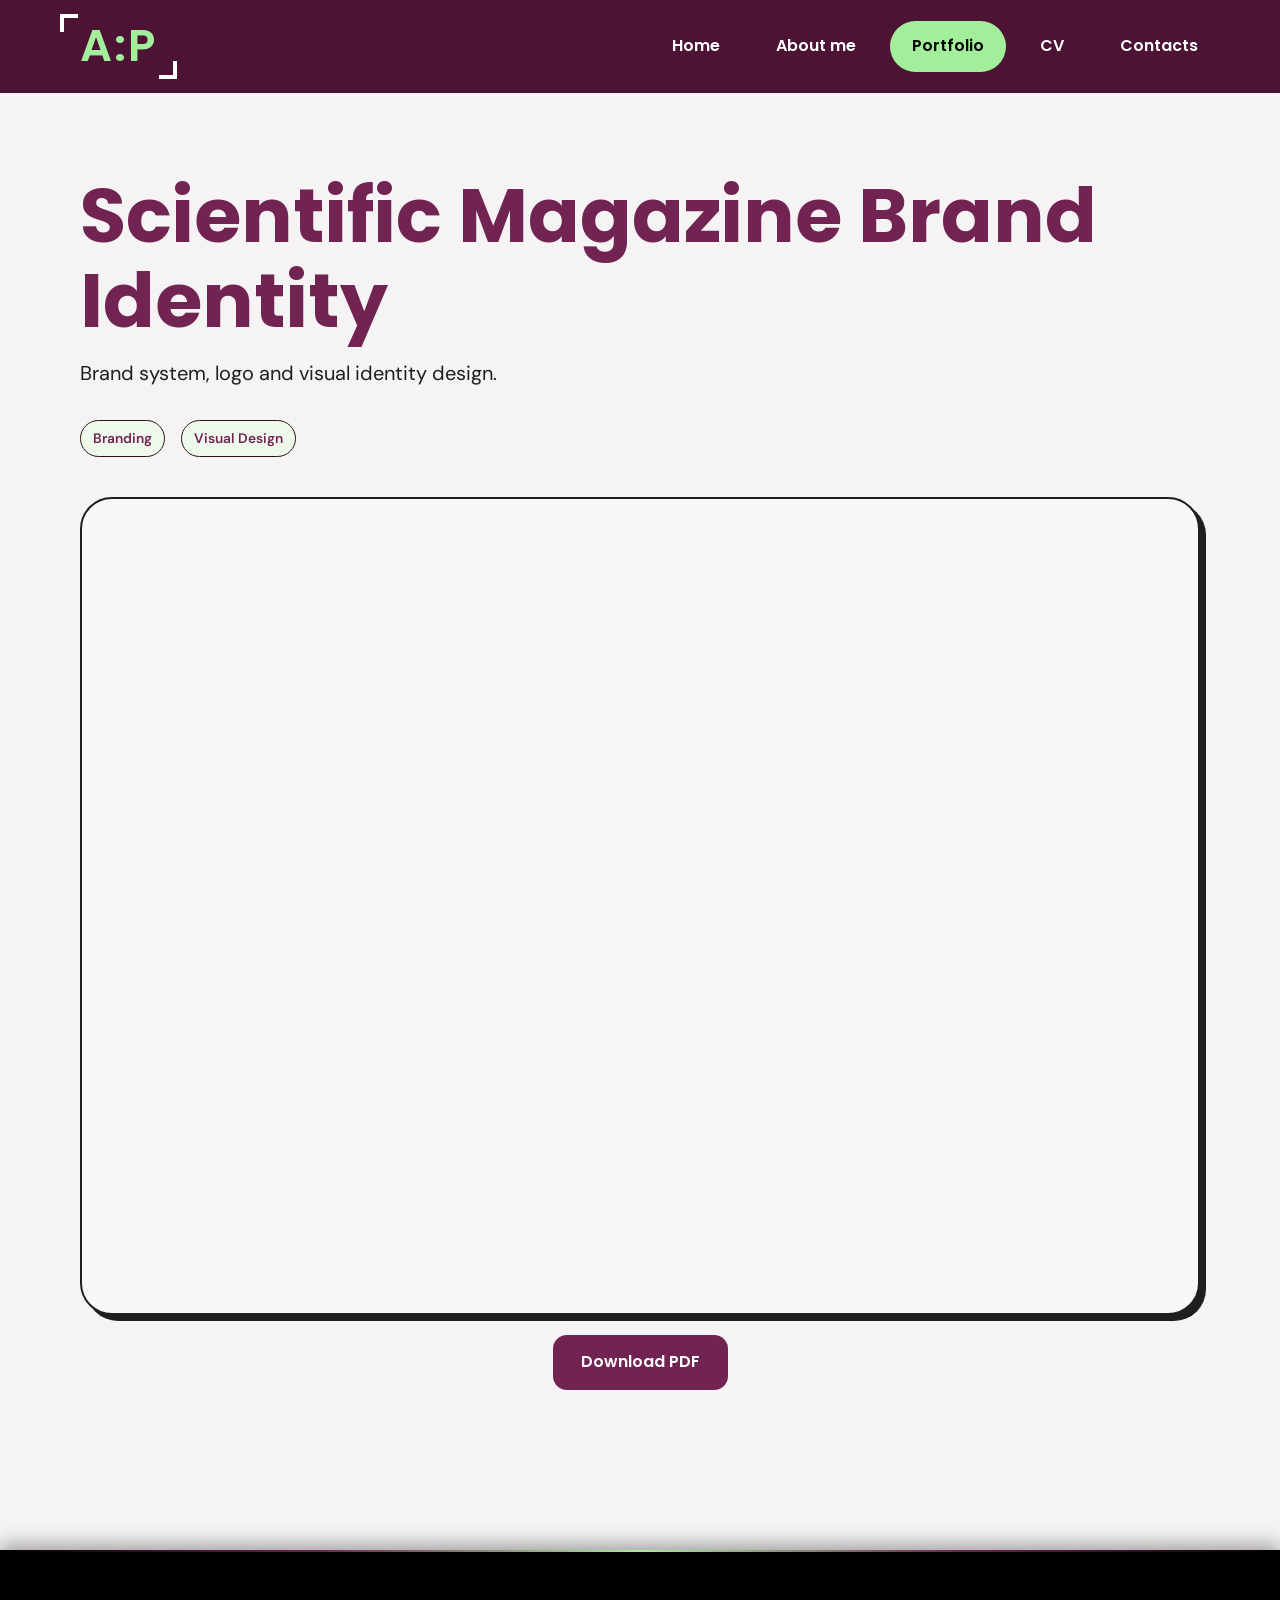
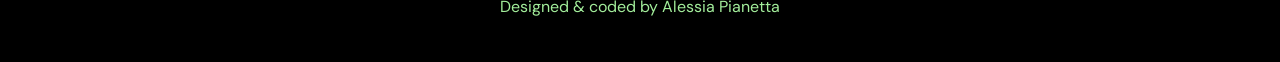
<file: assets/project-pages/scientific-magazine.html>
<!DOCTYPE html>
<html lang="en">
<head>
  <meta charset="UTF-8">
  <meta name="viewport" content="width=device-width, initial-scale=1.0">
  <title>Scientific Magazine Brand Identity | Alessia Pianetta</title>

  <link rel="preconnect" href="https://fonts.googleapis.com">
  <link rel="preconnect" href="https://fonts.gstatic.com" crossorigin>
  <link href="https://fonts.googleapis.com/css2?family=DM+Sans:wght@300;400;500;600;700&family=Poppins:wght@500;600;700&display=swap" rel="stylesheet">
  <link rel="icon" href="../images/favicon.png">
  <link href="https://cdn.jsdelivr.net/npm/bootstrap@5.3.3/dist/css/bootstrap.min.css" rel="stylesheet">
  <link rel="stylesheet" href="../css/style.css?v=4">
</head>

<body>
  <nav class="navbar navbar-expand-md" data-bs-theme="dark" aria-label="Main navigation">
    <a href="../../index.html" class="logo" aria-label="Alessia Pianetta home">
      <span class="corner top-left"></span>
      <span class="corner bottom-right"></span>
      <span class="logo-text">A:P</span>
    </a>

    <button class="navbar-toggler" type="button"
      data-bs-toggle="collapse"
      data-bs-target="#primary-navigation"
      aria-controls="primary-navigation"
      aria-expanded="false"
      aria-label="Open navigation menu">
      <span class="navbar-toggler-icon"></span>
    </button>

    <div class="collapse navbar-collapse justify-content-end" id="primary-navigation">
      <div class="nav-links">
        <a class="nav-link" href="../../index.html#home">Home</a>
        <a class="nav-link" href="../../index.html#about">About me</a>
        <a class="nav-link active" href="../../index.html#projects">Portfolio</a>
        <a class="nav-link" href="../../Cv.html">CV</a>
        <a class="nav-link" href="../../contacts.html">Contacts</a>
      </div>
    </div>
  </nav>

  <main class="project-page">
    <header class="project-header">
      <h1>Scientific Magazine Brand Identity</h1>
      <p class="project-subtitle">
        Brand system, logo and visual identity design.
      </p>

      <div class="project-details">
        <span class="project-tag">Branding</span>
        <span class="project-tag">Visual Design</span>
      </div>
    </header>

    <section class="pdf-container">
      <iframe
        src="../../assets/projects/scientific-magazine-brand.pdf"
        title="Scientific Magazine Brand Identity PDF">
      </iframe>
    </section>

    <section style="margin-top: 20px; text-align: center;">
      <a class="button button-primary"
        href="../../assets/projects/scientific-magazine-brand.pdf"
        download>
        Download PDF
      </a>
    </section>
  </main>

  <footer>
    <p>Designed &amp; coded by Alessia Pianetta</p>
  </footer>

  <script src="https://cdn.jsdelivr.net/npm/bootstrap@5.3.3/dist/js/bootstrap.bundle.min.js"></script>
</body>
</html>
</file>
<file: assets/css/style.css>
@charset "UTF-8";
*,
*::before,
*::after {
  box-sizing: border-box;
}

html {
  scroll-behavior: smooth;
}

body {
  margin: 0;
  background-color: #f5f3f4;
  color: #1f1f1f;
  font-family: "DM Sans", sans-serif;
  font-size: 18px;
  line-height: 1.65;
}

img {
  display: block;
  max-width: 100%;
}

a {
  color: inherit;
}

h1,
h2,
h3 {
  margin: 0;
  font-family: "Poppins", sans-serif;
  line-height: 1.12;
}

h1 {
  font-size: clamp(3rem, 7vw, 4.75rem);
  font-weight: 700;
}

h2 {
  font-size: clamp(2.35rem, 5vw, 3.5rem);
  font-weight: 700;
}

h3 {
  font-size: clamp(1.45rem, 2.4vw, 1.95rem);
  font-weight: 600;
}

section {
  scroll-margin-top: 110px;
}

.navbar {
  position: sticky;
  top: 0;
  z-index: 1000;
  display: flex;
  flex-direction: row;
  align-items: center;
  justify-content: space-between;
  gap: 32px;
  padding: 14px 60px;
  background-color: #4c1335;
}
.navbar .nav-links {
  display: flex;
  flex-direction: row;
  align-items: center;
  justify-content: flex-end;
  gap: 12px;
  flex-wrap: wrap;
}
.navbar .nav-link {
  border-radius: 999px;
  color: #ffffff;
  font-family: "Poppins", sans-serif;
  font-size: 1rem;
  font-weight: 600;
  padding: 12px 22px;
  text-decoration: none;
  transition: background-color 0.25s ease, color 0.25s ease;
}
.navbar .nav-link:hover, .navbar .nav-link.active {
  background-color: #a3ee9b;
  color: #000000;
}
.navbar .nav-link:focus-visible {
  outline: 3px solid #ffffff;
  outline-offset: 3px;
}

.logo {
  position: relative;
  display: inline-flex;
  align-items: center;
  justify-content: center;
  flex: 0 0 auto;
  padding: 10px 20px;
  text-decoration: none;
}
.logo .logo-text {
  color: #a3ee9b;
  font-family: "Poppins", sans-serif;
  font-size: 2.8rem;
  font-weight: 600;
  letter-spacing: 2px;
  line-height: 1;
}
.logo .corner {
  position: absolute;
  width: 18px;
  height: 18px;
}
.logo .corner.top-left {
  top: 0;
  left: 0;
  border-top: 4px solid #ffffff;
  border-left: 4px solid #ffffff;
}
.logo .corner.bottom-right {
  right: 0;
  bottom: 0;
  border-right: 4px solid #ffffff;
  border-bottom: 4px solid #ffffff;
}

.hero {
  display: flex;
  flex-direction: row;
  align-items: center;
  justify-content: space-between;
  gap: 80px;
  max-width: 1260px;
  margin: 0 auto 40px;
  padding: 120px 40px 60px;
}
.hero .hero-text {
  max-width: 650px;
}
.hero .hero-text p {
  max-width: 540px;
  margin: 0 0 32px;
  font-size: clamp(1.15rem, 2vw, 1.35rem);
  line-height: 1.65;
}
.hero .hero-title {
  color: #1f1f1f;
  margin-bottom: 22px;
  text-transform: none;
}
.hero .hero-greeting {
  color: #712352;
}
.hero .hero-name {
  position: relative;
  display: inline-block;
  color: #1f1f1f;
  white-space: nowrap;
}
.hero .hero-actions {
  display: flex;
  flex-direction: row;
  align-items: center;
  justify-content: flex-start;
  gap: 16px;
}
.hero .hero-image img {
  width: min(400px, 100%);
  border: 2px solid #1f1f1f;
  border-radius: 40px;
  box-shadow: 6px 6px 0 #1f1f1f;
}

.button {
  display: inline-flex;
  align-items: center;
  justify-content: center;
  min-height: 52px;
  border-radius: 14px;
  font-family: "Poppins", sans-serif;
  font-size: 1rem;
  font-weight: 600;
  padding: 14px 28px;
  text-decoration: none;
  transition: background-color 0.25s ease, box-shadow 0.25s ease, color 0.25s ease, transform 0.25s ease;
}

.button-primary:hover,
.linkedin-link:hover {
  background-color: #a3ee9b;
  color: #1f1f1f;
  transform: translateY(-2px);
}

.button-primary {
  background-color: #712352;
  color: #ffffff;
}

.linkedin-link {
  display: inline-flex;
  align-items: center;
  justify-content: center;
  width: 54px;
  height: 54px;
  border-radius: 8px;
  background-color: #000000;
  color: #ffffff;
  font-size: 1.65rem;
  text-decoration: none;
  transition: background-color 0.25s ease, color 0.25s ease, transform 0.25s ease;
}

.about {
  padding: 64px 40px;
}
.about .about-box {
  position: relative;
  max-width: 1150px;
  margin: 0 auto;
  padding: 40px 48px 46px;
  border: 2px solid #1f1f1f;
  border-radius: 40px;
  background: #f8f8f8;
  box-shadow: 6px 6px 0 #1f1f1f;
}
.about .about-box h2 {
  margin-bottom: 20px;
}
.about .about-box h3 {
  color: #712352;
  margin-bottom: 28px;
}
.about .about-star {
  position: absolute;
  top: 35px;
  right: 40px;
  width: 120px;
  opacity: 0.9;
  transition: transform 0.35s ease;
}
.about .about-star:hover {
  transform: rotate(20deg);
}
.about .about-highlight {
  max-width: 900px;
  margin: 0 0 22px;
  font-size: clamp(1.15rem, 2vw, 1.35rem);
  font-weight: 600;
  line-height: 1.45;
}
.about .about-description {
  max-width: 900px;
  margin: 0;
  color: #444444;
  font-size: 1.1rem;
  line-height: 1.7;
}
.about .about-divider {
  height: 2px;
  margin: 34px 0;
  background: #712352;
}
.about .skills-grid {
  display: grid;
  grid-template-columns: repeat(3, 1fr);
  gap: 30px 55px;
}
.about .skill-item {
  display: flex;
  flex-direction: row;
  align-items: center;
  justify-content: flex-start;
  gap: 18px;
}
.about .skill-item p {
  margin: 0;
  font-size: 1.1rem;
  font-weight: 500;
}
.about .skill-item:hover .skill-icon {
  background-color: #712352;
  transform: translateY(-4px);
}
.about .skill-item:hover img {
  filter: brightness(0) invert(1);
}
.about .skill-icon {
  display: flex;
  flex-direction: row;
  align-items: center;
  justify-content: center;
  flex: 0 0 72px;
  width: 72px;
  height: 72px;
  border-radius: 18px;
  transition: background-color 0.25s ease, transform 0.25s ease;
}
.about .skill-icon img {
  width: 48px;
  height: 48px;
  -o-object-fit: contain;
     object-fit: contain;
  transition: filter 0.25s ease;
}

.about-box h2,
.projects-title,
.contact-title,
.project-header h1 {
  color: #712352;
}

.projects {
  padding: 100px 0;
}
.projects .projects-title {
  margin-bottom: 55px;
  text-align: center;
}
.projects .projects-track {
  display: flex;
  gap: 40px;
  overflow-x: auto;
  overflow-y: hidden;
  padding: 15px 80px 30px;
  scroll-behavior: smooth;
  scroll-snap-type: x mandatory;
  scrollbar-width: none;
}
.projects .projects-track::-webkit-scrollbar {
  display: none;
}

.project-card {
  flex: 0 0 560px;
  overflow: hidden;
  border: 2px solid #1f1f1f;
  border-radius: 28px;
  background: #ffffff;
  box-shadow: 6px 6px 0 #1f1f1f;
  color: inherit;
  scroll-snap-align: center;
  text-decoration: none;
  transition: box-shadow 0.3s ease, transform 0.3s ease;
}
.project-card:hover {
  box-shadow: 8px 8px 0 #712352;
  transform: translateY(-8px);
}
.project-card:hover img {
  transform: scale(1.03);
}
.project-card:hover .project-link {
  opacity: 0.75;
  transform: translateX(6px);
}
.project-card img {
  width: 100%;
  height: 240px;
  -o-object-fit: cover;
     object-fit: cover;
  transition: transform 0.4s ease;
}
.project-card .project-info {
  display: flex;
  flex-direction: column;
  gap: 16px;
  padding: 30px;
}
.project-card .project-info h3 {
  color: #712352;
}
.project-card .project-info p {
  margin: 0;
  color: #555555;
  font-size: 1rem;
  line-height: 1.6;
}
.project-card .project-tags {
  display: flex;
  flex-wrap: wrap;
  gap: 8px;
  margin-top: 4px;
}
.project-card .project-link {
  display: inline-flex;
  align-items: center;
  margin-top: 8px;
  color: #712352;
  font-family: "Poppins", sans-serif;
  font-size: 0.95rem;
  font-weight: 600;
  transition: opacity 0.25s ease, transform 0.25s ease;
}

.project-tags span,
.project-tag {
  border: 1px solid #2e1218;
  border-radius: 999px;
  background: #eef9ec;
  color: #712352;
  font-size: 0.86rem;
  font-weight: 600;
  padding: 6px 12px;
}

.cta {
  padding: 110px 40px;
  text-align: center;
}
.cta h2 {
  color: #712352;
  margin-bottom: 18px;
}
.cta p {
  margin: 0 0 36px;
  font-size: 1.15rem;
}

footer {
  display: flex;
  flex-direction: row;
  align-items: center;
  justify-content: center;
  width: 100%;
  margin-top: 80px;
  padding: 42px 20px;
  border-top: 2px solid;
  -o-border-image: linear-gradient(to right, transparent, #712352, #a3ee9b, #712352, transparent) 1;
     border-image: linear-gradient(to right, transparent, #712352, #a3ee9b, #712352, transparent) 1;
  background-color: #000000;
  box-shadow: 0 -4px 20px rgba(0, 0, 0, 0.4);
}
footer p {
  margin: 0;
  color: #a3ee9b;
  font-size: 1rem;
  text-align: center;
}

.contact-page {
  display: flex;
  flex-direction: column;
  align-items: center;
  justify-content: center;
  min-height: calc(100vh - 120px);
  padding: 80px 20px 40px;
}

.contact-intro {
  max-width: 720px;
  margin-bottom: 30px;
  text-align: center;
}

.contact-title {
  margin-bottom: 10px;
  text-align: center;
}

.contact-subtitle {
  margin: 0 0 24px;
  color: #1f1f1f;
  font-size: 1.1rem;
  text-align: center;
}

.contact-box {
  width: 100%;
  max-width: 760px;
  padding: 32px;
  border: 2px solid #712352;
  border-radius: 40px;
  background-color: rgba(255, 255, 255, 0.42);
  box-shadow: 3px 3px 0 #712352, 6px 6px 0 #712352;
}

.contact-form {
  display: flex;
  flex-direction: column;
  gap: 18px;
}
.contact-form label {
  color: #712352;
  font-family: "Poppins", sans-serif;
  font-size: 1rem;
  font-weight: 600;
}
.contact-form input,
.contact-form textarea {
  width: 100%;
  border: 1.5px solid #712352;
  border-radius: 14px;
  outline: none;
  background-color: #d8f0d2;
  font-family: "DM Sans", sans-serif;
  font-size: 1rem;
  transition: background-color 0.2s ease, border-color 0.2s ease, box-shadow 0.2s ease;
}
.contact-form input:focus,
.contact-form textarea:focus {
  border-color: #1f1f1f;
  background-color: #eef9ec;
  box-shadow: 0 0 0 3px rgba(163, 238, 155, 0.55);
}
.contact-form input {
  height: 46px;
  padding: 0 16px;
}
.contact-form textarea {
  min-height: 100px;
  padding: 14px 16px;
  resize: vertical;
}
.contact-form .form-status {
  display: flex;
  align-items: center;
  justify-content: center;
  gap: 8px;
  min-height: 0;
  margin: 0;
  color: #555555;
  font-family: "DM Sans", sans-serif;
  font-size: 0.92rem;
  font-weight: 500;
  text-align: center;
  opacity: 0;
  transform: translateY(-4px);
  transition: opacity 0.25s ease, transform 0.25s ease, min-height 0.25s ease, margin 0.25s ease;
}
.contact-form .form-status.is-sending, .contact-form .form-status.is-success, .contact-form .form-status.is-error {
  opacity: 1;
  transform: translateY(0);
  min-height: 24px;
  margin: 8px 0 0;
}
.contact-form .form-status::before {
  display: inline-grid;
  width: 18px;
  height: 18px;
  place-items: center;
  border-radius: 50%;
  font-family: "Poppins", sans-serif;
  font-size: 0.75rem;
  font-weight: 700;
}
.contact-form .form-status.is-sending {
  color: #555555;
}
.contact-form .form-status.is-sending::before {
  content: "…";
  background-color: #eef9ec;
  color: #712352;
}
.contact-form .form-status.is-success {
  color: #712352;
}
.contact-form .form-status.is-success::before {
  content: "✓";
  background-color: #a3ee9b;
  color: #4c1335;
}
.contact-form .form-status.is-error {
  color: #8b1e3f;
}
.contact-form .form-status.is-error::before {
  content: "!";
  background-color: #fde8ee;
  color: #8b1e3f;
}
.contact-form button {
  display: inline-flex;
  align-items: center;
  justify-content: center;
  min-width: 180px;
  min-height: 48px;
  margin: 20px auto 0;
  border: 0;
  border-radius: 14px;
  background-color: #712352;
  box-shadow: 0 4px 0 #3d102b;
  color: #ffffff;
  cursor: pointer;
  font-family: "Poppins", sans-serif;
  font-size: 1rem;
  font-weight: 600;
  padding: 12px 20px;
  transition: background-color 0.25s ease, box-shadow 0.25s ease, color 0.25s ease, transform 0.25s ease;
}
.contact-form button:hover {
  background-color: #a3ee9b;
  box-shadow: 0 6px 0 #142812;
  color: #1f1f1f;
  transform: translateY(-1px);
}
.contact-form button:active {
  box-shadow: 0 2px 0 #5ba852;
  transform: translateY(1px);
}

.form-field {
  display: flex;
  flex-direction: column;
  gap: 7px;
}

.project-page {
  max-width: 1200px;
  margin: 0 auto;
  padding: 80px 40px;
}

.project-header {
  margin-bottom: 40px;
}
.project-header h1 {
  margin-bottom: 14px;
}

.project-subtitle {
  margin: 0 0 30px;
  color: #1f1f1f;
  font-size: 1.25rem;
}

.project-details {
  display: flex;
  flex-wrap: wrap;
  gap: 16px;
  margin-bottom: 40px;
}

.pdf-container {
  padding: 20px;
  border: 2px solid #1f1f1f;
  border-radius: 32px;
  background-color: #f8f8f8;
  box-shadow: 6px 6px 0 #1f1f1f;
}
.pdf-container iframe {
  width: 100%;
  height: 85vh;
  border: 0;
  border-radius: 20px;
}

.cv-page {
  padding: 72px 24px 24px;
}

.cv {
  max-width: 1050px;
  margin: 0 auto;
  padding: 54px;
  border: 2px solid #1f1f1f;
  border-radius: 40px;
  background-color: #ffffff;
  box-shadow: 6px 6px 0 #1f1f1f;
}

.cv-header {
  display: grid;
  grid-template-columns: minmax(0, 1.4fr) minmax(260px, 0.8fr);
  gap: 32px;
  align-items: start;
  padding-bottom: 30px;
  border-bottom: 2px solid #712352;
}
.cv-header h1 {
  color: #1f1f1f;
  font-size: clamp(2.6rem, 5vw, 4.1rem);
}

.cv-kicker {
  margin: 0 0 12px;
  color: #712352;
  font-family: "Poppins", sans-serif;
  font-size: 0.9rem;
  font-weight: 700;
  letter-spacing: 0.08em;
  text-transform: uppercase;
}

.cv-role {
  margin: 12px 0 0;
  color: #4c1335;
  font-size: 1.35rem;
  font-weight: 700;
}

.cv-contact {
  display: flex;
  flex-direction: column;
  gap: 7px;
  margin: 0;
  color: #1f1f1f;
  font-style: normal;
  line-height: 1.45;
}
.cv-contact a {
  color: #712352;
  font-weight: 600;
  text-decoration: none;
}

.cv-section {
  padding: 30px 0;
  border-bottom: 1px solid rgba(113, 35, 82, 0.22);
}
.cv-section h2 {
  margin-bottom: 18px;
  color: #712352;
  font-size: clamp(1.65rem, 3vw, 2.2rem);
}

.cv-summary,
.cv-entry p,
.cv-entry li,
.cv-skill-group p,
.cv-language-list p {
  color: #555555;
  font-size: 1rem;
  line-height: 1.62;
}

.cv-summary {
  max-width: 850px;
  margin: 0;
  color: #1f1f1f;
  font-size: 1.08rem;
}

.cv-skills-section {
  padding: 44px 0;
}
.cv-skills-section h2 {
  margin-bottom: 24px;
}

.cv-skill-group {
  padding: 22px;
}
.cv-skill-group h3 {
  margin-bottom: 10px;
}

.cv-entry + .cv-entry {
  margin-top: 24px;
}
.cv-entry > p {
  margin: 0;
}
.cv-entry ul {
  margin: 10px 0 0;
  padding-left: 1.2rem;
}
.cv-entry ul li + li {
  margin-top: 6px;
}

.cv-entry-header {
  display: grid;
  grid-template-columns: minmax(0, 1fr) auto;
  gap: 20px;
  align-items: baseline;
  margin-bottom: 8px;
}
.cv-entry-header h3 {
  color: #1f1f1f;
  font-size: 1.2rem;
}
.cv-entry-header h3 span {
  color: #712352;
  font-size: 0.96rem;
  font-weight: 600;
}
.cv-entry-header p {
  margin: 0;
  color: #712352;
  font-size: 0.95rem;
  font-weight: 700;
  text-align: right;
}

.cv-skill-group {
  padding: 18px;
  border: 1.5px solid rgba(31, 31, 31, 0.25);
  border-radius: 14px;
  background-color: #eef9ec;
}
.cv-skill-group h3 {
  margin-bottom: 6px;
  color: #712352;
  font-size: 1.08rem;
}
.cv-skill-group p {
  margin: 0;
}

.cv-two-columns {
  display: grid;
  grid-template-columns: minmax(0, 1.2fr) minmax(240px, 0.8fr);
  gap: 36px;
}

.cv-tags {
  display: flex;
  flex-wrap: wrap;
  gap: 8px;
}
.cv-tags span {
  border: 1px solid rgba(113, 35, 82, 0.45);
  border-radius: 999px;
  background-color: #ffffff;
  color: #712352;
  font-size: 0.92rem;
  font-weight: 600;
  padding: 7px 12px;
}

.cv-language-list p {
  margin: 0 0 8px;
}
.cv-download-wrapper {
  text-align: center;
  margin-top: 40px;
  padding-top: 30px;
  border-top: 1px solid rgba(0, 0, 0, 0.06);
}
.cv-gdpr {
  margin: 28px 0 0;
  color: #555555;
  font-size: 0.82rem;
  line-height: 1.5;
}

@media (max-width: 900px) {
  .navbar {
    gap: 16px;
    padding: 14px 18px;
  }
  .navbar .nav-links {
    flex: 1;
    justify-content: flex-end;
    gap: 8px;
  }
  .hero {
    flex-direction: column;
    gap: 42px;
    padding: 70px 25px 50px;
    text-align: center;
  }
  .hero .hero-text p {
    max-width: 100%;
  }
  .hero .hero-actions {
    justify-content: center;
  }
  .about {
    padding: 60px 25px;
  }
  .about .about-box {
    padding: 36px 28px;
  }
  .about .about-star {
    width: 82px;
    top: 28px;
    right: 26px;
  }
  .about .skills-grid {
    grid-template-columns: 1fr 1fr;
    gap: 24px;
  }
  .projects {
    padding: 70px 0;
  }
  .projects .projects-track {
    gap: 24px;
    padding: 10px 25px 24px;
  }
  .project-card {
    flex-basis: min(86vw, 480px);
  }
  .project-card img {
    height: 220px;
  }
  .cta {
    padding: 80px 25px;
  }
  .cv {
    padding: 36px 28px;
  }
  .cv-header,
  .cv-entry-header,
  .cv-two-columns {
    grid-template-columns: 1fr;
  }
  .cv-entry-header {
    gap: 4px;
  }
  .cv-entry-header p {
    text-align: left;
  }
}
.navbar-toggler {
  width: 48px;
  height: 48px;
  padding: 0;
  border: 2px solid #a3ee9b;
  border-radius: 8px;
  background-color: transparent;
  transition: background-color 0.2s ease, border-color 0.2s ease;
}
.navbar-toggler:hover, .navbar-toggler[aria-expanded=true] {
  border-color: #ffffff;
  background-color: rgba(163, 238, 155, 0.16);
}
.navbar-toggler:focus-visible {
  outline: 3px solid #ffffff;
  outline-offset: 3px;
}

@media (min-width: 768px) {
  .navbar .navbar-toggler {
    display: none !important;
  }
  .navbar .navbar-collapse {
    display: flex !important;
    justify-content: flex-end;
  }
  .navbar .navbar-collapse .nav-links {
    flex: 0 0 auto !important;
    margin-left: auto;
  }
}
@media (max-width: 767.98px) {
  .navbar {
    flex-wrap: wrap;
    gap: 16px;
    padding: 14px 18px;
  }
  .navbar .navbar-toggler {
    display: inline-flex;
    align-items: center;
    justify-content: center;
    margin-left: auto;
  }
  .navbar .navbar-collapse {
    flex-basis: 100%;
  }
  .navbar .navbar-collapse .nav-links {
    display: flex;
    flex: 0 0 100% !important;
    flex-direction: column;
    align-items: stretch;
    gap: 6px;
    padding-top: 14px;
  }
  .navbar .navbar-collapse .nav-link {
    width: 100%;
    text-align: center;
  }
}
@media (max-width: 560px) {
  body {
    font-size: 16px;
  }
  .logo-text {
    font-size: 2rem;
  }
  .nav-link {
    font-size: 0.92rem;
    padding: 9px 12px;
  }
  .hero-title {
    font-size: 2.75rem;
  }
  .hero-image img {
    max-width: 320px;
    border-radius: 30px;
  }
  .about-box {
    border-radius: 30px;
  }
  .about-star {
    display: none;
  }
  .skills-grid {
    grid-template-columns: 1fr;
  }
  .project-info {
    padding: 24px;
  }
  .project-card img {
    height: 190px;
  }
  .contact-box {
    padding: 26px 20px;
    border-radius: 30px;
  }
  .project-page {
    padding-right: 24px;
    padding-left: 24px;
  }
  .cv-page {
    padding: 42px 16px 16px;
  }
  .cv {
    padding: 28px 20px;
    border-radius: 28px;
  }
}/*# sourceMappingURL=style.css.map */
</file>
